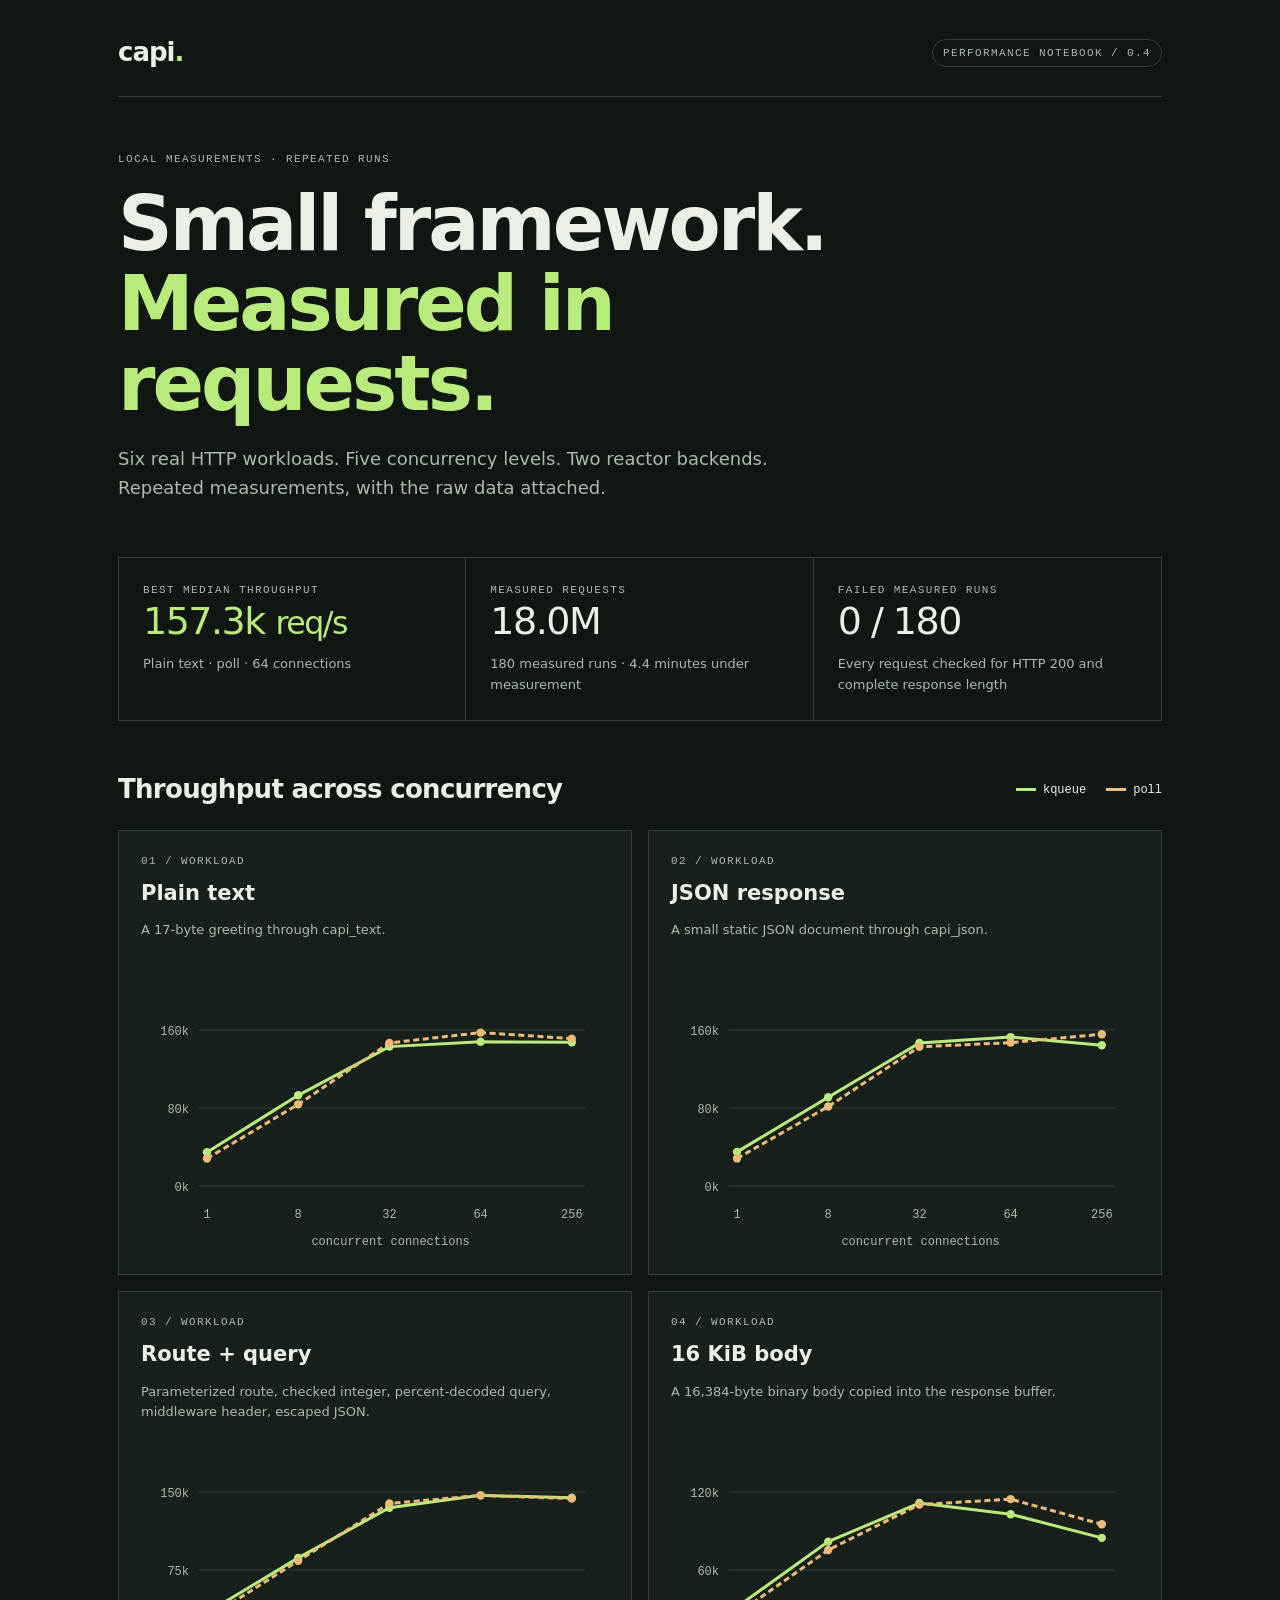
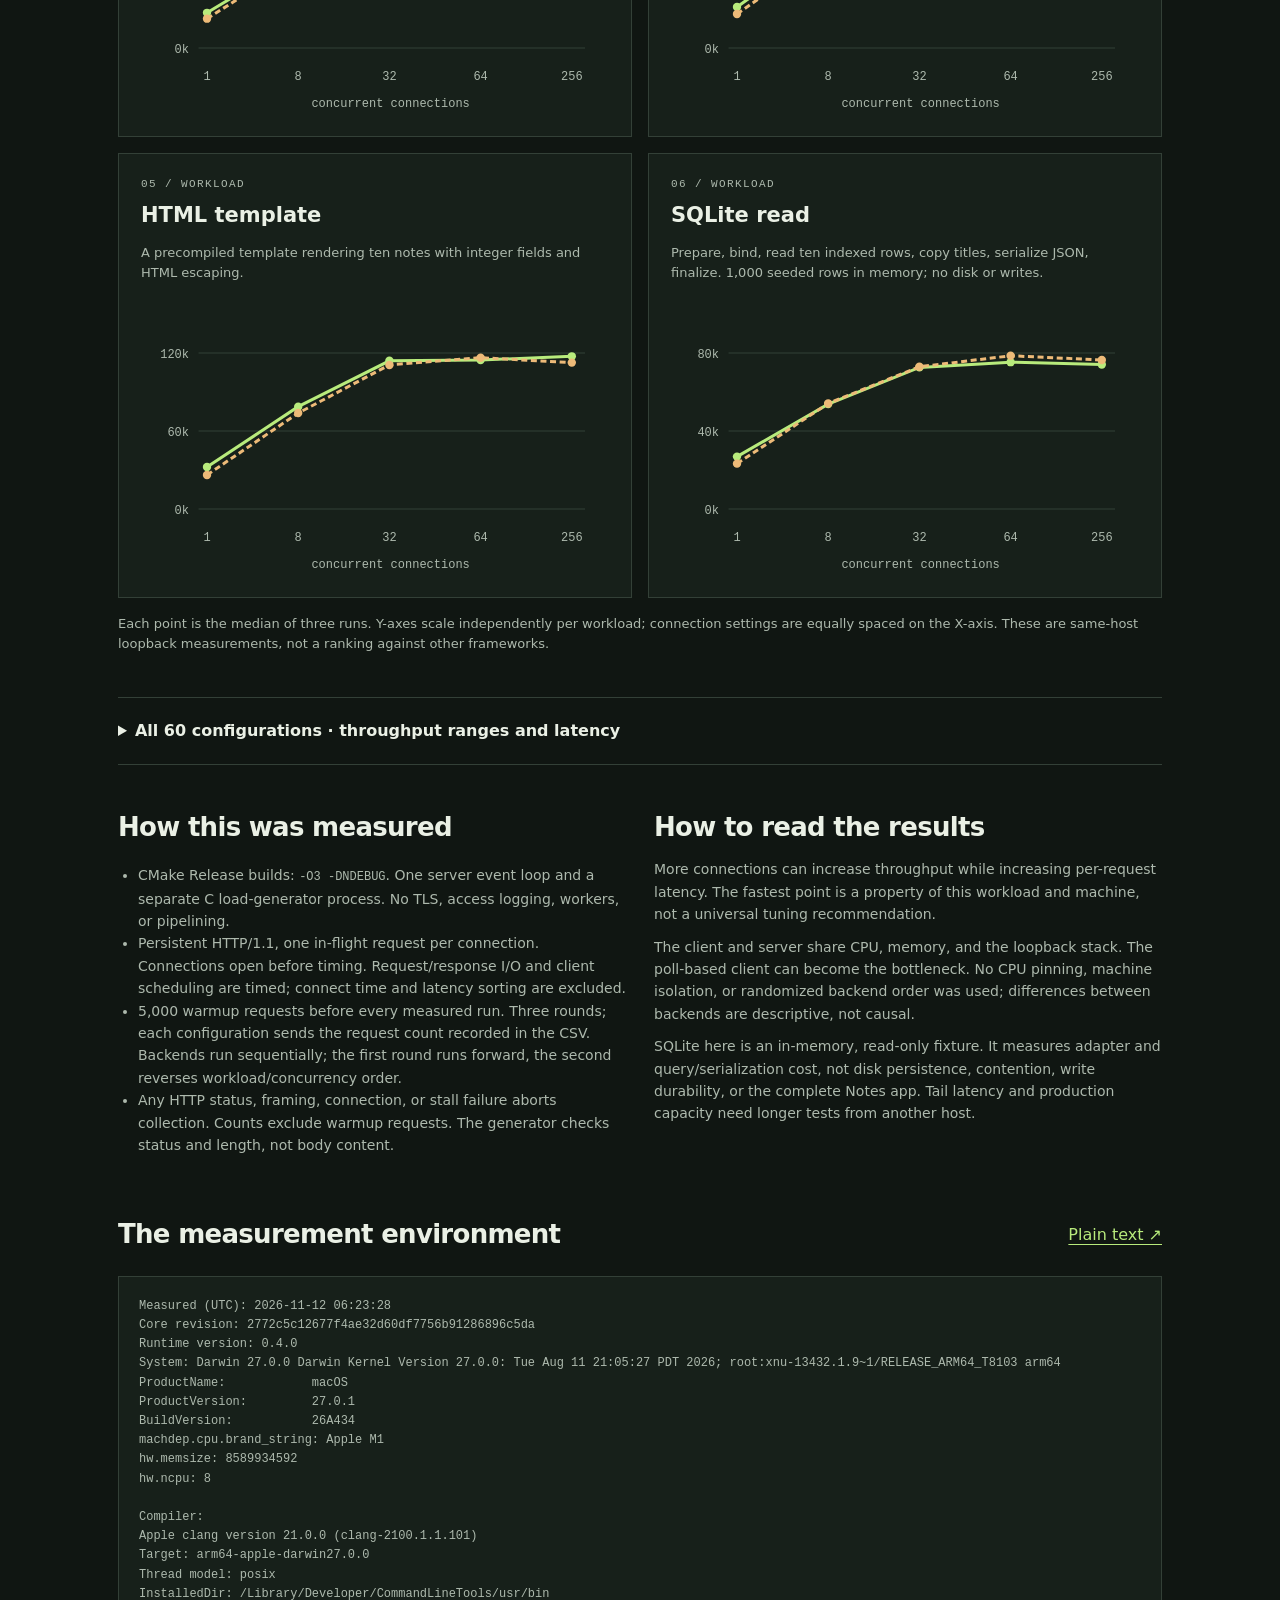
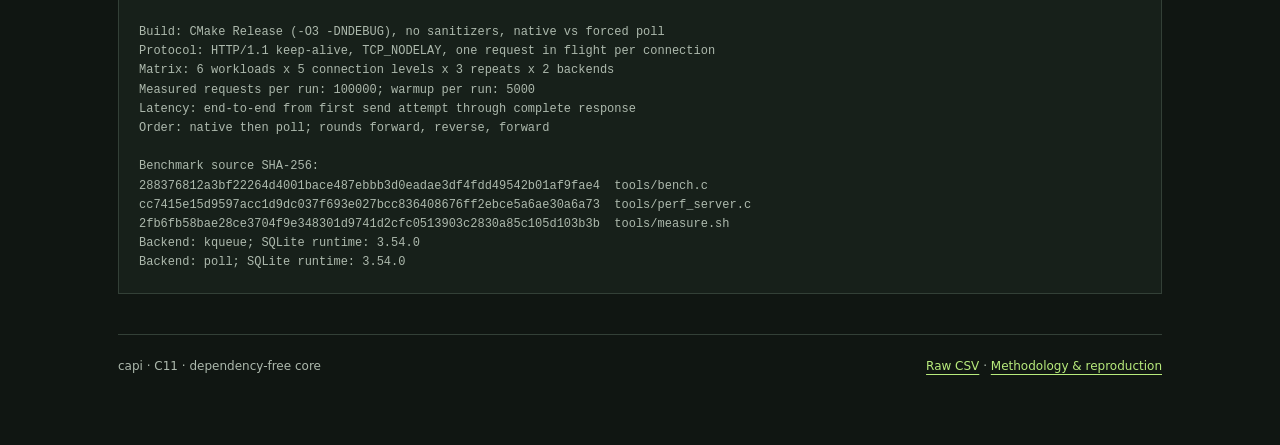
<file: docs/benchmarks/2026-11-11/index.html>
<!doctype html><html lang=en><meta charset=utf-8><meta name=viewport content='width=device-width,initial-scale=1'><meta name=color-scheme content=dark><title>capi / Performance notebook</title><style>:root{color-scheme:dark;--bg:#101612;--panel:#17201a;--line:#334037;--text:#eaf0e5;--muted:#adb9ad;--green:#b8eb7c;--amber:#edba78}*{box-sizing:border-box}body{margin:0;background:var(--bg);color:var(--text);font:16px/1.6 system-ui,sans-serif}main{max-width:1100px;margin:auto;padding:32px 28px 70px}a{color:var(--green);text-underline-offset:4px}nav{display:flex;justify-content:space-between;align-items:center;border-bottom:1px solid var(--line);padding:0 0 22px}.brand{font-size:26px;font-weight:800;letter-spacing:-1px}.tag,.eyebrow{font:11px/1.5 ui-monospace,monospace;letter-spacing:1.4px;color:var(--muted)}.tag{border:1px solid var(--line);padding:5px 10px;border-radius:20px}header{padding:54px 0 32px}h1{font-size:clamp(40px,7vw,76px);line-height:1.05;letter-spacing:-3px;margin:17px 0 22px;max-width:850px}header p{font-size:18px;max-width:720px;color:var(--muted)}h2{font-size:26px;letter-spacing:-.7px;margin:0}h3{font-size:21px;margin:7px 0}p{margin:10px 0}.accent{color:var(--green)}.stats{display:grid;grid-template-columns:repeat(3,1fr);border:1px solid var(--line);margin:12px 0 48px}.stat{padding:24px;border-right:1px solid var(--line)}.stat:last-child{border:0}.number{font-size:38px;line-height:1.2;letter-spacing:-1.5px;font-variant-numeric:tabular-nums}.stat p{font-size:13px;color:var(--muted);margin-bottom:0}.section-head{display:flex;align-items:center;justify-content:space-between;gap:18px;margin-bottom:20px;flex-wrap:wrap}.legend{font:12px ui-monospace,monospace;display:flex;gap:20px}.legend span:before{content:'';display:inline-block;width:20px;height:3px;vertical-align:middle;margin-right:7px;background:var(--green)}.legend span+span:before{background:var(--amber)}.charts{display:grid;grid-template-columns:repeat(2,minmax(0,1fr));gap:16px}.chart{background:var(--panel);border:1px solid var(--line);padding:22px}.chart p{min-height:66px;color:var(--muted);font-size:13px}svg{display:block;width:100%;height:auto;margin-top:20px}svg text{fill:var(--muted);font:10px ui-monospace,monospace}.grid{stroke:var(--line);stroke-width:1}.series{fill:none;stroke-width:2.5}.s0{stroke:var(--green)}.s1{stroke:var(--amber);stroke-dasharray:5 3}.d0{fill:var(--green)}.d1{fill:var(--amber)}.note{font-size:13px;color:var(--muted);margin:16px 0 42px}.method{display:grid;grid-template-columns:1fr 1fr;gap:28px;margin:42px 0}.method p,.method li{color:var(--muted);font-size:14px}.method ul{padding-left:20px}code,pre{font-family:ui-monospace,monospace;font-size:12px}pre{white-space:pre-wrap;overflow-wrap:anywhere;padding:20px;background:var(--panel);border:1px solid var(--line);color:var(--muted)}details{border-top:1px solid var(--line);border-bottom:1px solid var(--line);padding:20px 0;margin:30px 0}summary{cursor:pointer;font-weight:650}.table-scroll{overflow:auto;max-height:620px;margin-top:20px}table{width:100%;border-collapse:collapse;font-size:12px;font-variant-numeric:tabular-nums;white-space:nowrap}th,td{padding:10px;text-align:right;border-bottom:1px solid var(--line)}th{position:sticky;top:0;background:var(--bg);color:var(--muted)}th:first-child,td:first-child{text-align:left}footer{display:flex;justify-content:space-between;gap:15px;flex-wrap:wrap;border-top:1px solid var(--line);padding-top:22px;margin-top:40px;color:var(--muted);font-size:12px}@media(max-width:650px){main{padding:22px 16px 45px}.stats,.charts,.method{grid-template-columns:1fr}.stat{border-right:0;border-bottom:1px solid var(--line)}.chart p{min-height:0}header{padding-top:36px}h1{letter-spacing:-1.8px}.number{font-size:34px}}@media print{details .table-scroll{max-height:none}body{background:white;color:black}main{max-width:none}svg text{fill:#333}.chart,.stat{break-inside:avoid}}</style><main><nav><div class=brand>capi<span class=accent>.</span></div><div class=tag>PERFORMANCE NOTEBOOK / 0.4</div></nav><header><div class=eyebrow>LOCAL MEASUREMENTS · REPEATED RUNS</div><h1>Small framework.<br><span class=accent>Measured in requests.</span></h1><p>Six real HTTP workloads. Five concurrency levels. Two reactor backends. Repeated measurements, with the raw data attached.</p></header><section class=stats aria-label='Measurement summary'><div class=stat><div class=eyebrow>BEST MEDIAN THROUGHPUT</div><div class='number accent'>157.3k <small>req/s</small></div><p>Plain text · poll · 64 connections</p></div><div class=stat><div class=eyebrow>MEASURED REQUESTS</div><div class=number>18.0M</div><p>180 measured runs · 4.4 minutes under measurement</p></div><div class=stat><div class=eyebrow>FAILED MEASURED RUNS</div><div class=number>0 / 180</div><p>Every request checked for HTTP 200 and complete response length</p></div></section><section aria-labelledby=throughput><div class=section-head><h2 id=throughput>Throughput across concurrency</h2><div class=legend><span>kqueue</span><span>poll</span></div></div><div class=charts><article class=chart><div class=eyebrow>01 / WORKLOAD</div><h3>Plain text</h3><p>A 17-byte greeting through capi_text.</p><svg viewBox='0 0 390 205' role=img aria-labelledby='chart0'><title id='chart0'>Plain text: median requests per second at 1, 8, 32, 64, and 256 connections. Full values in the table below.</title><path class=grid d='M48 20.0H370'/><text x=40 y='24.0' text-anchor=end>160k</text><path class=grid d='M48 85.0H370'/><text x=40 y='89.0' text-anchor=end>80k</text><path class=grid d='M48 150.0H370'/><text x=40 y='154.0' text-anchor=end>0k</text><text x='55' y=177 text-anchor=middle>1</text><text x='131' y=177 text-anchor=middle>8</text><text x='207' y=177 text-anchor=middle>32</text><text x='283' y=177 text-anchor=middle>64</text><text x='359' y=177 text-anchor=middle>256</text><text x=208 y=199 text-anchor=middle>concurrent connections</text><polyline class='series s0' points='55,121.83 131,74.42 207,33.85 283,29.83 359,30.18 '/><circle class='dot d0' cx='55' cy='121.83' r=3.5><title>kqueue: 1 connections, 34674 requests/s</title></circle><circle class='dot d0' cx='131' cy='74.42' r=3.5><title>kqueue: 8 connections, 93020 requests/s</title></circle><circle class='dot d0' cx='207' cy='33.85' r=3.5><title>kqueue: 32 connections, 142953 requests/s</title></circle><circle class='dot d0' cx='283' cy='29.83' r=3.5><title>kqueue: 64 connections, 147898 requests/s</title></circle><circle class='dot d0' cx='359' cy='30.18' r=3.5><title>kqueue: 256 connections, 147471 requests/s</title></circle><polyline class='series s1' points='55,127.11 131,81.95 207,30.79 283,22.16 359,27.19 '/><circle class='dot d1' cx='55' cy='127.11' r=3.5><title>poll: 1 connections, 28172 requests/s</title></circle><circle class='dot d1' cx='131' cy='81.95' r=3.5><title>poll: 8 connections, 83758 requests/s</title></circle><circle class='dot d1' cx='207' cy='30.79' r=3.5><title>poll: 32 connections, 146724 requests/s</title></circle><circle class='dot d1' cx='283' cy='22.16' r=3.5><title>poll: 64 connections, 157337 requests/s</title></circle><circle class='dot d1' cx='359' cy='27.19' r=3.5><title>poll: 256 connections, 151156 requests/s</title></circle></svg></article><article class=chart><div class=eyebrow>02 / WORKLOAD</div><h3>JSON response</h3><p>A small static JSON document through capi_json.</p><svg viewBox='0 0 390 205' role=img aria-labelledby='chart1'><title id='chart1'>JSON response: median requests per second at 1, 8, 32, 64, and 256 connections. Full values in the table below.</title><path class=grid d='M48 20.0H370'/><text x=40 y='24.0' text-anchor=end>160k</text><path class=grid d='M48 85.0H370'/><text x=40 y='89.0' text-anchor=end>80k</text><path class=grid d='M48 150.0H370'/><text x=40 y='154.0' text-anchor=end>0k</text><text x='55' y=177 text-anchor=middle>1</text><text x='131' y=177 text-anchor=middle>8</text><text x='207' y=177 text-anchor=middle>32</text><text x='283' y=177 text-anchor=middle>64</text><text x='359' y=177 text-anchor=middle>256</text><text x=208 y=199 text-anchor=middle>concurrent connections</text><polyline class='series s0' points='55,121.56 131,76.04 207,30.74 283,25.90 359,32.73 '/><circle class='dot d0' cx='55' cy='121.56' r=3.5><title>kqueue: 1 connections, 35008 requests/s</title></circle><circle class='dot d0' cx='131' cy='76.04' r=3.5><title>kqueue: 8 connections, 91032 requests/s</title></circle><circle class='dot d0' cx='207' cy='30.74' r=3.5><title>kqueue: 32 connections, 146779 requests/s</title></circle><circle class='dot d0' cx='283' cy='25.90' r=3.5><title>kqueue: 64 connections, 152742 requests/s</title></circle><circle class='dot d0' cx='359' cy='32.73' r=3.5><title>kqueue: 256 connections, 144335 requests/s</title></circle><polyline class='series s1' points='55,127.02 131,83.76 207,34.01 283,30.53 359,23.51 '/><circle class='dot d1' cx='55' cy='127.02' r=3.5><title>poll: 1 connections, 28288 requests/s</title></circle><circle class='dot d1' cx='131' cy='83.76' r=3.5><title>poll: 8 connections, 81521 requests/s</title></circle><circle class='dot d1' cx='207' cy='34.01' r=3.5><title>poll: 32 connections, 142752 requests/s</title></circle><circle class='dot d1' cx='283' cy='30.53' r=3.5><title>poll: 64 connections, 147037 requests/s</title></circle><circle class='dot d1' cx='359' cy='23.51' r=3.5><title>poll: 256 connections, 155683 requests/s</title></circle></svg></article><article class=chart><div class=eyebrow>03 / WORKLOAD</div><h3>Route + query</h3><p>Parameterized route, checked integer, percent-decoded query, middleware header, escaped JSON.</p><svg viewBox='0 0 390 205' role=img aria-labelledby='chart2'><title id='chart2'>Route + query: median requests per second at 1, 8, 32, 64, and 256 connections. Full values in the table below.</title><path class=grid d='M48 20.0H370'/><text x=40 y='24.0' text-anchor=end>150k</text><path class=grid d='M48 85.0H370'/><text x=40 y='89.0' text-anchor=end>75k</text><path class=grid d='M48 150.0H370'/><text x=40 y='154.0' text-anchor=end>0k</text><text x='55' y=177 text-anchor=middle>1</text><text x='131' y=177 text-anchor=middle>8</text><text x='207' y=177 text-anchor=middle>32</text><text x='283' y=177 text-anchor=middle>64</text><text x='359' y=177 text-anchor=middle>256</text><text x=208 y=199 text-anchor=middle>concurrent connections</text><polyline class='series s0' points='55,120.69 131,74.91 207,33.07 283,22.81 359,24.84 '/><circle class='dot d0' cx='55' cy='120.69' r=3.5><title>kqueue: 1 connections, 33824 requests/s</title></circle><circle class='dot d0' cx='131' cy='74.91' r=3.5><title>kqueue: 8 connections, 86637 requests/s</title></circle><circle class='dot d0' cx='207' cy='33.07' r=3.5><title>kqueue: 32 connections, 134918 requests/s</title></circle><circle class='dot d0' cx='283' cy='22.81' r=3.5><title>kqueue: 64 connections, 146759 requests/s</title></circle><circle class='dot d0' cx='359' cy='24.84' r=3.5><title>kqueue: 256 connections, 144412 requests/s</title></circle><polyline class='series s1' points='55,125.56 131,77.31 207,29.62 283,22.80 359,25.53 '/><circle class='dot d1' cx='55' cy='125.56' r=3.5><title>poll: 1 connections, 28198 requests/s</title></circle><circle class='dot d1' cx='131' cy='77.31' r=3.5><title>poll: 8 connections, 83869 requests/s</title></circle><circle class='dot d1' cx='207' cy='29.62' r=3.5><title>poll: 32 connections, 138896 requests/s</title></circle><circle class='dot d1' cx='283' cy='22.80' r=3.5><title>poll: 64 connections, 146773 requests/s</title></circle><circle class='dot d1' cx='359' cy='25.53' r=3.5><title>poll: 256 connections, 143623 requests/s</title></circle></svg></article><article class=chart><div class=eyebrow>04 / WORKLOAD</div><h3>16 KiB body</h3><p>A 16,384-byte binary body copied into the response buffer.</p><svg viewBox='0 0 390 205' role=img aria-labelledby='chart3'><title id='chart3'>16 KiB body: median requests per second at 1, 8, 32, 64, and 256 connections. Full values in the table below.</title><path class=grid d='M48 20.0H370'/><text x=40 y='24.0' text-anchor=end>120k</text><path class=grid d='M48 85.0H370'/><text x=40 y='89.0' text-anchor=end>60k</text><path class=grid d='M48 150.0H370'/><text x=40 y='154.0' text-anchor=end>0k</text><text x='55' y=177 text-anchor=middle>1</text><text x='131' y=177 text-anchor=middle>8</text><text x='207' y=177 text-anchor=middle>32</text><text x='283' y=177 text-anchor=middle>64</text><text x='359' y=177 text-anchor=middle>256</text><text x=208 y=199 text-anchor=middle>concurrent connections</text><polyline class='series s0' points='55,115.79 131,61.35 207,29.19 283,38.56 359,58.25 '/><circle class='dot d0' cx='55' cy='115.79' r=3.5><title>kqueue: 1 connections, 31574 requests/s</title></circle><circle class='dot d0' cx='131' cy='61.35' r=3.5><title>kqueue: 8 connections, 81829 requests/s</title></circle><circle class='dot d0' cx='207' cy='29.19' r=3.5><title>kqueue: 32 connections, 111513 requests/s</title></circle><circle class='dot d0' cx='283' cy='38.56' r=3.5><title>kqueue: 64 connections, 102865 requests/s</title></circle><circle class='dot d0' cx='359' cy='58.25' r=3.5><title>kqueue: 256 connections, 84695 requests/s</title></circle><polyline class='series s1' points='55,121.67 131,68.33 207,30.48 283,25.95 359,46.89 '/><circle class='dot d1' cx='55' cy='121.67' r=3.5><title>poll: 1 connections, 26151 requests/s</title></circle><circle class='dot d1' cx='131' cy='68.33' r=3.5><title>poll: 8 connections, 75389 requests/s</title></circle><circle class='dot d1' cx='207' cy='30.48' r=3.5><title>poll: 32 connections, 110324 requests/s</title></circle><circle class='dot d1' cx='283' cy='25.95' r=3.5><title>poll: 64 connections, 114510 requests/s</title></circle><circle class='dot d1' cx='359' cy='46.89' r=3.5><title>poll: 256 connections, 95180 requests/s</title></circle></svg></article><article class=chart><div class=eyebrow>05 / WORKLOAD</div><h3>HTML template</h3><p>A precompiled template rendering ten notes with integer fields and HTML escaping.</p><svg viewBox='0 0 390 205' role=img aria-labelledby='chart4'><title id='chart4'>HTML template: median requests per second at 1, 8, 32, 64, and 256 connections. Full values in the table below.</title><path class=grid d='M48 20.0H370'/><text x=40 y='24.0' text-anchor=end>120k</text><path class=grid d='M48 85.0H370'/><text x=40 y='89.0' text-anchor=end>60k</text><path class=grid d='M48 150.0H370'/><text x=40 y='154.0' text-anchor=end>0k</text><text x='55' y=177 text-anchor=middle>1</text><text x='131' y=177 text-anchor=middle>8</text><text x='207' y=177 text-anchor=middle>32</text><text x='283' y=177 text-anchor=middle>64</text><text x='359' y=177 text-anchor=middle>256</text><text x=208 y=199 text-anchor=middle>concurrent connections</text><polyline class='series s0' points='55,115.03 131,64.72 207,26.49 283,25.81 359,22.78 '/><circle class='dot d0' cx='55' cy='115.03' r=3.5><title>kqueue: 1 connections, 32282 requests/s</title></circle><circle class='dot d0' cx='131' cy='64.72' r=3.5><title>kqueue: 8 connections, 78718 requests/s</title></circle><circle class='dot d0' cx='207' cy='26.49' r=3.5><title>kqueue: 32 connections, 114009 requests/s</title></circle><circle class='dot d0' cx='283' cy='25.81' r=3.5><title>kqueue: 64 connections, 114634 requests/s</title></circle><circle class='dot d0' cx='359' cy='22.78' r=3.5><title>kqueue: 256 connections, 117438 requests/s</title></circle><polyline class='series s1' points='55,121.66 131,70.06 207,29.94 283,23.90 359,28.02 '/><circle class='dot d1' cx='55' cy='121.66' r=3.5><title>poll: 1 connections, 26159 requests/s</title></circle><circle class='dot d1' cx='131' cy='70.06' r=3.5><title>poll: 8 connections, 73788 requests/s</title></circle><circle class='dot d1' cx='207' cy='29.94' r=3.5><title>poll: 32 connections, 110820 requests/s</title></circle><circle class='dot d1' cx='283' cy='23.90' r=3.5><title>poll: 64 connections, 116404 requests/s</title></circle><circle class='dot d1' cx='359' cy='28.02' r=3.5><title>poll: 256 connections, 112595 requests/s</title></circle></svg></article><article class=chart><div class=eyebrow>06 / WORKLOAD</div><h3>SQLite read</h3><p>Prepare, bind, read ten indexed rows, copy titles, serialize JSON, finalize. 1,000 seeded rows in memory; no disk or writes.</p><svg viewBox='0 0 390 205' role=img aria-labelledby='chart5'><title id='chart5'>SQLite read: median requests per second at 1, 8, 32, 64, and 256 connections. Full values in the table below.</title><path class=grid d='M48 20.0H370'/><text x=40 y='24.0' text-anchor=end>80k</text><path class=grid d='M48 85.0H370'/><text x=40 y='89.0' text-anchor=end>40k</text><path class=grid d='M48 150.0H370'/><text x=40 y='154.0' text-anchor=end>0k</text><text x='55' y=177 text-anchor=middle>1</text><text x='131' y=177 text-anchor=middle>8</text><text x='207' y=177 text-anchor=middle>32</text><text x='283' y=177 text-anchor=middle>64</text><text x='359' y=177 text-anchor=middle>256</text><text x=208 y=199 text-anchor=middle>concurrent connections</text><polyline class='series s0' points='55,106.33 131,62.57 207,31.99 283,27.63 359,29.57 '/><circle class='dot d0' cx='55' cy='106.33' r=3.5><title>kqueue: 1 connections, 26872 requests/s</title></circle><circle class='dot d0' cx='131' cy='62.57' r=3.5><title>kqueue: 8 connections, 53801 requests/s</title></circle><circle class='dot d0' cx='207' cy='31.99' r=3.5><title>kqueue: 32 connections, 72621 requests/s</title></circle><circle class='dot d0' cx='283' cy='27.63' r=3.5><title>kqueue: 64 connections, 75307 requests/s</title></circle><circle class='dot d0' cx='359' cy='29.57' r=3.5><title>kqueue: 256 connections, 74112 requests/s</title></circle><polyline class='series s1' points='55,112.20 131,62.06 207,31.47 283,22.30 359,25.83 '/><circle class='dot d1' cx='55' cy='112.20' r=3.5><title>poll: 1 connections, 23261 requests/s</title></circle><circle class='dot d1' cx='131' cy='62.06' r=3.5><title>poll: 8 connections, 54120 requests/s</title></circle><circle class='dot d1' cx='207' cy='31.47' r=3.5><title>poll: 32 connections, 72939 requests/s</title></circle><circle class='dot d1' cx='283' cy='22.30' r=3.5><title>poll: 64 connections, 78586 requests/s</title></circle><circle class='dot d1' cx='359' cy='25.83' r=3.5><title>poll: 256 connections, 76413 requests/s</title></circle></svg></article></div><p class=note>Each point is the median of three runs. Y-axes scale independently per workload; connection settings are equally spaced on the X-axis. These are same-host loopback measurements, not a ranking against other frameworks.</p></section><details><summary>All 60 configurations · throughput ranges and latency</summary><p class=note>Latency values are medians of the three per-run percentiles, not pooled percentiles. Range shows the minimum and maximum throughput across those runs. Bytes include response headers.</p><div class=table-scroll><table><thead><tr><th scope=col>Workload / backend</th><th scope=col>Connections</th><th scope=col>Median req/s</th><th scope=col>Min–max req/s</th><th scope=col>p50 ms</th><th scope=col>p95 ms</th><th scope=col>p99 ms</th><th scope=col>Wire B/req</th></tr></thead><tbody><tr><td>Plain text / kqueue</td><td>1</td><td>34674</td><td>34568–35243</td><td>0.027</td><td>0.035</td><td>0.054</td><td>158</td></tr><tr><td>Plain text / kqueue</td><td>8</td><td>93020</td><td>89907–95496</td><td>0.078</td><td>0.100</td><td>0.124</td><td>158</td></tr><tr><td>Plain text / kqueue</td><td>32</td><td>142953</td><td>133603–152326</td><td>0.179</td><td>0.276</td><td>0.477</td><td>158</td></tr><tr><td>Plain text / kqueue</td><td>64</td><td>147898</td><td>142836–154753</td><td>0.357</td><td>0.460</td><td>0.625</td><td>158</td></tr><tr><td>Plain text / kqueue</td><td>256</td><td>147471</td><td>141368–158801</td><td>1.440</td><td>2.104</td><td>2.907</td><td>158</td></tr><tr><td>Plain text / poll</td><td>1</td><td>28172</td><td>27078–28465</td><td>0.034</td><td>0.041</td><td>0.056</td><td>158</td></tr><tr><td>Plain text / poll</td><td>8</td><td>83758</td><td>82925–84870</td><td>0.084</td><td>0.105</td><td>0.130</td><td>158</td></tr><tr><td>Plain text / poll</td><td>32</td><td>146724</td><td>137424–147643</td><td>0.186</td><td>0.252</td><td>0.280</td><td>158</td></tr><tr><td>Plain text / poll</td><td>64</td><td>157337</td><td>152536–160631</td><td>0.360</td><td>0.452</td><td>0.552</td><td>158</td></tr><tr><td>Plain text / poll</td><td>256</td><td>151156</td><td>134527–153601</td><td>1.061</td><td>2.258</td><td>6.004</td><td>158</td></tr><tr><td>JSON response / kqueue</td><td>1</td><td>35008</td><td>34721–35518</td><td>0.028</td><td>0.034</td><td>0.051</td><td>215</td></tr><tr><td>JSON response / kqueue</td><td>8</td><td>91032</td><td>87277–94531</td><td>0.079</td><td>0.104</td><td>0.133</td><td>215</td></tr><tr><td>JSON response / kqueue</td><td>32</td><td>146779</td><td>139400–153207</td><td>0.178</td><td>0.261</td><td>0.378</td><td>215</td></tr><tr><td>JSON response / kqueue</td><td>64</td><td>152742</td><td>152667–155210</td><td>0.357</td><td>0.471</td><td>0.715</td><td>215</td></tr><tr><td>JSON response / kqueue</td><td>256</td><td>144335</td><td>124124–152110</td><td>1.465</td><td>2.358</td><td>2.945</td><td>215</td></tr><tr><td>JSON response / poll</td><td>1</td><td>28288</td><td>28186–28975</td><td>0.034</td><td>0.041</td><td>0.056</td><td>215</td></tr><tr><td>JSON response / poll</td><td>8</td><td>81521</td><td>80992–84289</td><td>0.084</td><td>0.103</td><td>0.149</td><td>215</td></tr><tr><td>JSON response / poll</td><td>32</td><td>142752</td><td>142069–146400</td><td>0.189</td><td>0.265</td><td>0.339</td><td>215</td></tr><tr><td>JSON response / poll</td><td>64</td><td>147037</td><td>139074–159940</td><td>0.361</td><td>0.479</td><td>0.749</td><td>215</td></tr><tr><td>JSON response / poll</td><td>256</td><td>155683</td><td>144656–155944</td><td>1.047</td><td>2.260</td><td>5.962</td><td>215</td></tr><tr><td>Route + query / kqueue</td><td>1</td><td>33824</td><td>33304–34636</td><td>0.028</td><td>0.036</td><td>0.057</td><td>211</td></tr><tr><td>Route + query / kqueue</td><td>8</td><td>86637</td><td>82172–88487</td><td>0.082</td><td>0.108</td><td>0.143</td><td>211</td></tr><tr><td>Route + query / kqueue</td><td>32</td><td>134918</td><td>134789–142842</td><td>0.196</td><td>0.291</td><td>0.433</td><td>211</td></tr><tr><td>Route + query / kqueue</td><td>64</td><td>146759</td><td>135290–149033</td><td>0.389</td><td>0.486</td><td>0.595</td><td>211</td></tr><tr><td>Route + query / kqueue</td><td>256</td><td>144412</td><td>136192–153678</td><td>1.507</td><td>2.044</td><td>2.826</td><td>211</td></tr><tr><td>Route + query / poll</td><td>1</td><td>28198</td><td>27049–28384</td><td>0.034</td><td>0.040</td><td>0.048</td><td>211</td></tr><tr><td>Route + query / poll</td><td>8</td><td>83869</td><td>80150–83974</td><td>0.085</td><td>0.111</td><td>0.124</td><td>211</td></tr><tr><td>Route + query / poll</td><td>32</td><td>138896</td><td>130523–139519</td><td>0.199</td><td>0.265</td><td>0.298</td><td>211</td></tr><tr><td>Route + query / poll</td><td>64</td><td>146773</td><td>143751–150115</td><td>0.393</td><td>0.502</td><td>0.650</td><td>211</td></tr><tr><td>Route + query / poll</td><td>256</td><td>143623</td><td>134619–144827</td><td>1.131</td><td>2.466</td><td>9.278</td><td>211</td></tr><tr><td>16 KiB body / kqueue</td><td>1</td><td>31574</td><td>30696–31802</td><td>0.030</td><td>0.036</td><td>0.049</td><td>16527</td></tr><tr><td>16 KiB body / kqueue</td><td>8</td><td>81829</td><td>78396–81872</td><td>0.088</td><td>0.117</td><td>0.138</td><td>16527</td></tr><tr><td>16 KiB body / kqueue</td><td>32</td><td>111513</td><td>108114–115820</td><td>0.253</td><td>0.338</td><td>0.507</td><td>16527</td></tr><tr><td>16 KiB body / kqueue</td><td>64</td><td>102865</td><td>102430–114919</td><td>0.547</td><td>0.888</td><td>1.146</td><td>16527</td></tr><tr><td>16 KiB body / kqueue</td><td>256</td><td>84695</td><td>79867–91988</td><td>2.687</td><td>3.965</td><td>4.730</td><td>16527</td></tr><tr><td>16 KiB body / poll</td><td>1</td><td>26151</td><td>24873–26230</td><td>0.037</td><td>0.043</td><td>0.051</td><td>16527</td></tr><tr><td>16 KiB body / poll</td><td>8</td><td>75389</td><td>75360–75409</td><td>0.095</td><td>0.123</td><td>0.145</td><td>16527</td></tr><tr><td>16 KiB body / poll</td><td>32</td><td>110324</td><td>107816–113923</td><td>0.256</td><td>0.340</td><td>0.453</td><td>16527</td></tr><tr><td>16 KiB body / poll</td><td>64</td><td>114510</td><td>105840–117699</td><td>0.542</td><td>0.686</td><td>0.855</td><td>16527</td></tr><tr><td>16 KiB body / poll</td><td>256</td><td>95180</td><td>92808–102242</td><td>1.496</td><td>3.561</td><td>8.983</td><td>16527</td></tr><tr><td>HTML template / kqueue</td><td>1</td><td>32282</td><td>32131–33019</td><td>0.030</td><td>0.035</td><td>0.051</td><td>906</td></tr><tr><td>HTML template / kqueue</td><td>8</td><td>78718</td><td>77629–79131</td><td>0.094</td><td>0.117</td><td>0.136</td><td>906</td></tr><tr><td>HTML template / kqueue</td><td>32</td><td>114009</td><td>110568–114462</td><td>0.258</td><td>0.334</td><td>0.374</td><td>906</td></tr><tr><td>HTML template / kqueue</td><td>64</td><td>114634</td><td>110515–114892</td><td>0.526</td><td>0.638</td><td>0.793</td><td>906</td></tr><tr><td>HTML template / kqueue</td><td>256</td><td>117438</td><td>111043–117805</td><td>2.074</td><td>2.191</td><td>2.426</td><td>906</td></tr><tr><td>HTML template / poll</td><td>1</td><td>26159</td><td>25558–26837</td><td>0.037</td><td>0.042</td><td>0.055</td><td>906</td></tr><tr><td>HTML template / poll</td><td>8</td><td>73788</td><td>73751–74629</td><td>0.097</td><td>0.134</td><td>0.157</td><td>906</td></tr><tr><td>HTML template / poll</td><td>32</td><td>110820</td><td>109624–112025</td><td>0.259</td><td>0.344</td><td>0.407</td><td>906</td></tr><tr><td>HTML template / poll</td><td>64</td><td>116404</td><td>106608–117808</td><td>0.503</td><td>0.658</td><td>0.813</td><td>906</td></tr><tr><td>HTML template / poll</td><td>256</td><td>112595</td><td>110694–114533</td><td>1.441</td><td>3.473</td><td>12.775</td><td>906</td></tr><tr><td>SQLite read / kqueue</td><td>1</td><td>26872</td><td>26214–26947</td><td>0.036</td><td>0.042</td><td>0.059</td><td>629</td></tr><tr><td>SQLite read / kqueue</td><td>8</td><td>53801</td><td>53769–53939</td><td>0.138</td><td>0.163</td><td>0.202</td><td>629</td></tr><tr><td>SQLite read / kqueue</td><td>32</td><td>72621</td><td>71454–74008</td><td>0.424</td><td>0.534</td><td>0.744</td><td>629</td></tr><tr><td>SQLite read / kqueue</td><td>64</td><td>75307</td><td>72780–76741</td><td>0.818</td><td>0.961</td><td>1.183</td><td>629</td></tr><tr><td>SQLite read / kqueue</td><td>256</td><td>74112</td><td>70441–78214</td><td>3.246</td><td>3.990</td><td>4.769</td><td>629</td></tr><tr><td>SQLite read / poll</td><td>1</td><td>23261</td><td>22789–23518</td><td>0.041</td><td>0.048</td><td>0.065</td><td>629</td></tr><tr><td>SQLite read / poll</td><td>8</td><td>54120</td><td>51744–54590</td><td>0.139</td><td>0.172</td><td>0.184</td><td>629</td></tr><tr><td>SQLite read / poll</td><td>32</td><td>72939</td><td>72512–75809</td><td>0.391</td><td>0.546</td><td>0.673</td><td>629</td></tr><tr><td>SQLite read / poll</td><td>64</td><td>78586</td><td>77815–78714</td><td>0.750</td><td>1.026</td><td>1.150</td><td>629</td></tr><tr><td>SQLite read / poll</td><td>256</td><td>76413</td><td>67773–79944</td><td>2.200</td><td>5.188</td><td>14.269</td><td>629</td></tr></tbody></table></div></details><section class=method><div><h2>How this was measured</h2><ul><li>CMake Release builds: <code>-O3 -DNDEBUG</code>. One server event loop and a separate C load-generator process. No TLS, access logging, workers, or pipelining.</li><li>Persistent HTTP/1.1, one in-flight request per connection. Connections open before timing. Request/response I/O and client scheduling are timed; connect time and latency sorting are excluded.</li><li>5,000 warmup requests before every measured run. Three rounds; each configuration sends the request count recorded in the CSV. Backends run sequentially; the first round runs forward, the second reverses workload/concurrency order.</li><li>Any HTTP status, framing, connection, or stall failure aborts collection. Counts exclude warmup requests. The generator checks status and length, not body content.</li></ul></div><div><h2>How to read the results</h2><p>More connections can increase throughput while increasing per-request latency. The fastest point is a property of this workload and machine, not a universal tuning recommendation.</p><p>The client and server share CPU, memory, and the loopback stack. The poll-based client can become the bottleneck. No CPU pinning, machine isolation, or randomized backend order was used; differences between backends are descriptive, not causal.</p><p>SQLite here is an in-memory, read-only fixture. It measures adapter and query/serialization cost, not disk persistence, contention, write durability, or the complete Notes app. Tail latency and production capacity need longer tests from another host.</p></div></section><section><div class=section-head><h2>The measurement environment</h2><a href=environment.txt>Plain text ↗</a></div><pre>Measured (UTC): 2026-11-12 06:23:28
Core revision: 2772c5c12677f4ae32d60df7756b91286896c5da
Runtime version: 0.4.0
System: Darwin 27.0.0 Darwin Kernel Version 27.0.0: Tue Aug 11 21:05:27 PDT 2026; root:xnu-13432.1.9~1/RELEASE_ARM64_T8103 arm64
ProductName:		macOS
ProductVersion:		27.0.1
BuildVersion:		26A434
machdep.cpu.brand_string: Apple M1
hw.memsize: 8589934592
hw.ncpu: 8

Compiler:
Apple clang version 21.0.0 (clang-2100.1.1.101)
Target: arm64-apple-darwin27.0.0
Thread model: posix
InstalledDir: /Library/Developer/CommandLineTools/usr/bin

Build: CMake Release (-O3 -DNDEBUG), no sanitizers, native vs forced poll
Protocol: HTTP/1.1 keep-alive, TCP_NODELAY, one request in flight per connection
Matrix: 6 workloads x 5 connection levels x 3 repeats x 2 backends
Measured requests per run: 100000; warmup per run: 5000
Latency: end-to-end from first send attempt through complete response
Order: native then poll; rounds forward, reverse, forward

Benchmark source SHA-256:
288376812a3bf22264d4001bace487ebbb3d0eadae3df4fdd49542b01af9fae4  tools/bench.c
cc7415e15d9597acc1d9dc037f693e027bcc836408676ff2ebce5a6ae30a6a73  tools/perf_server.c
2fb6fb58bae28ce3704f9e348301d9741d2cfc0513903c2830a85c105d103b3b  tools/measure.sh
Backend: kqueue; SQLite runtime: 3.54.0
Backend: poll; SQLite runtime: 3.54.0
</pre></section><footer><span>capi · C11 · dependency-free core</span><span><a href=results.csv download>Raw CSV</a> · <a href=../../performance.md>Methodology &amp; reproduction</a></span></footer></main></html>
</file>
